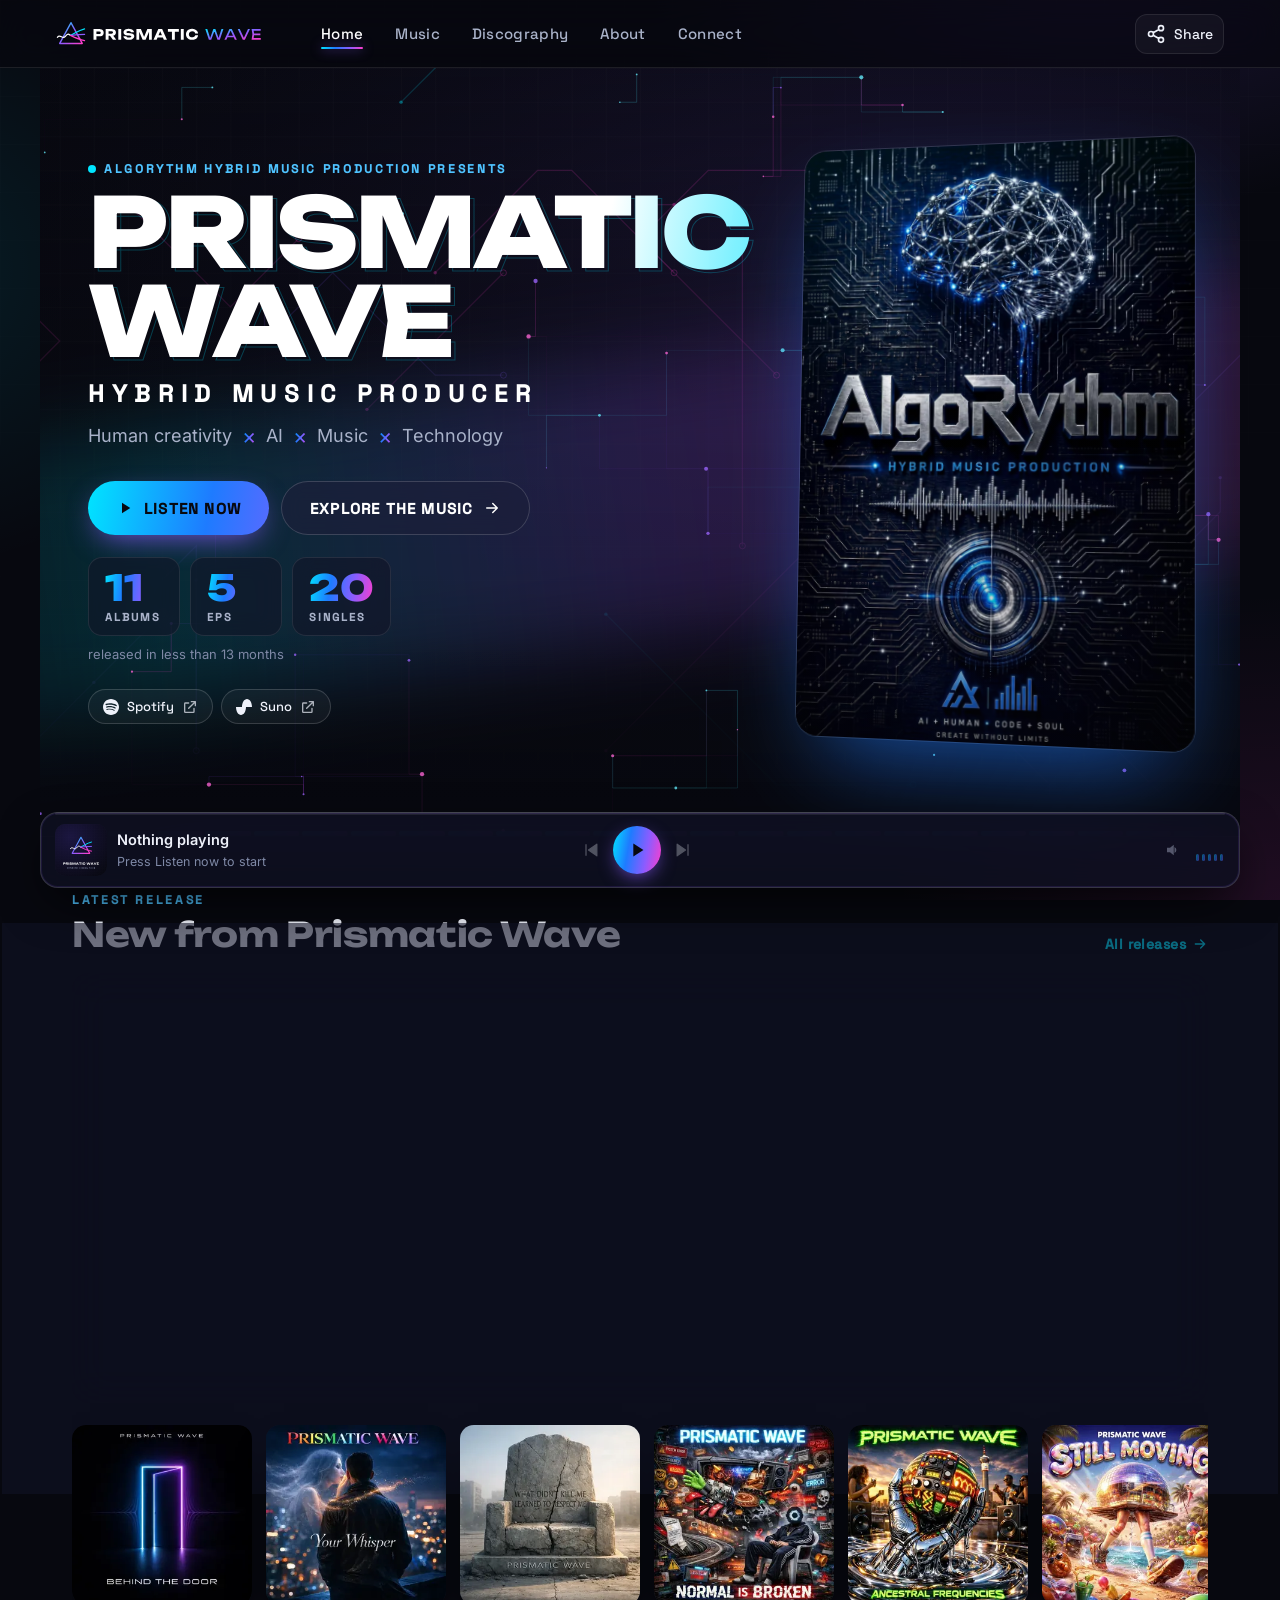
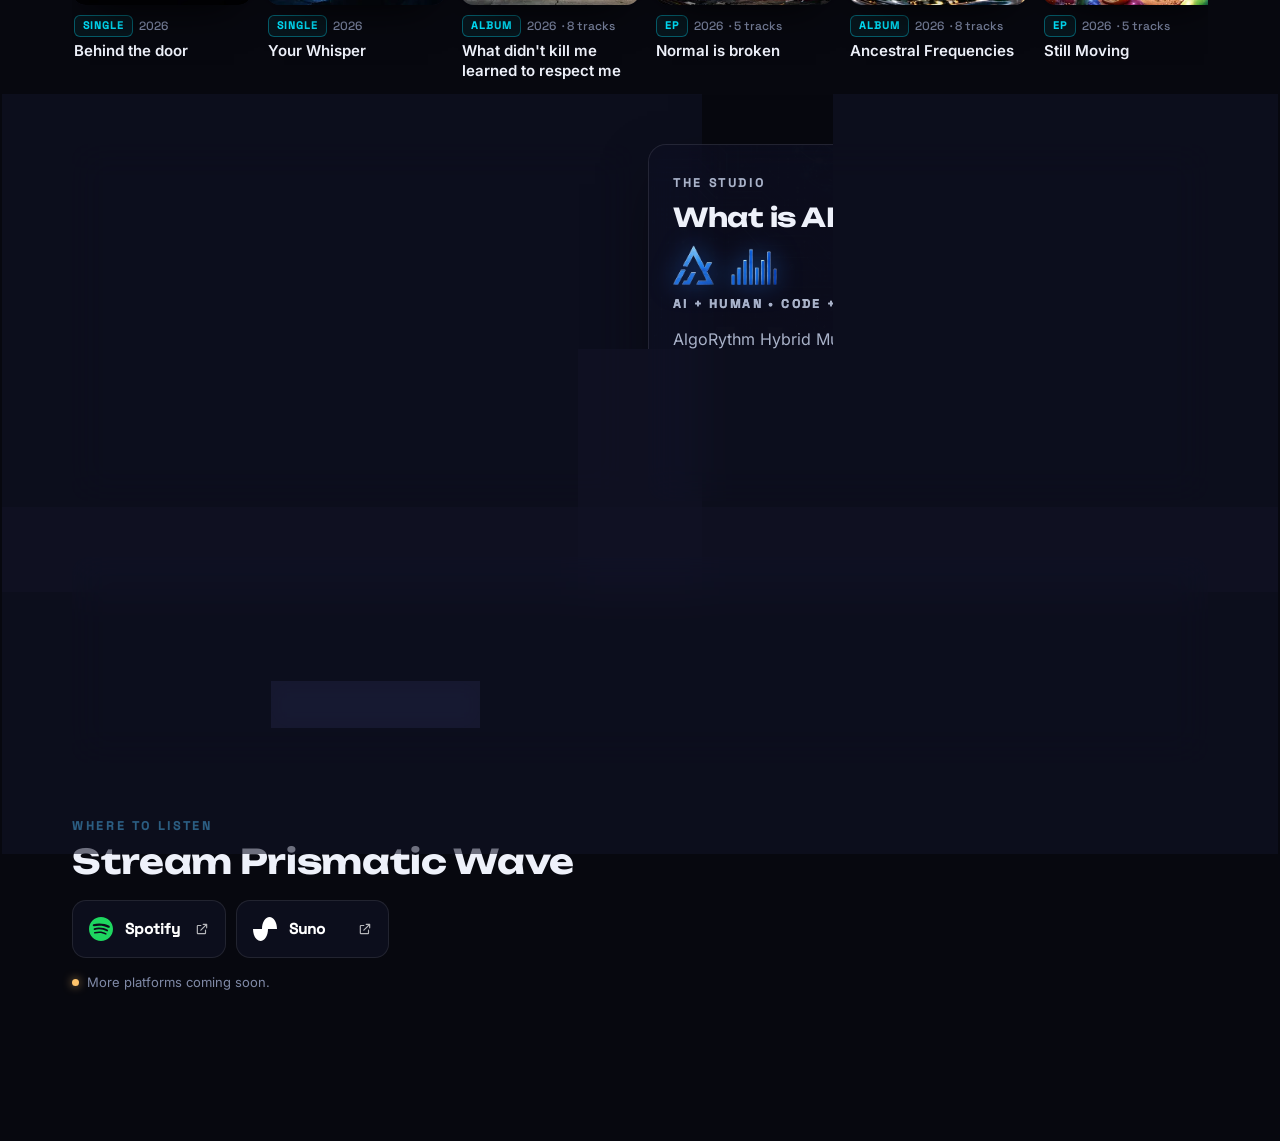
<file: index.html>
<!doctype html>
<html lang="en" dir="ltr">
<head>
  <meta charset="utf-8">
  <meta name="viewport" content="width=device-width, initial-scale=1, viewport-fit=cover">
  <!-- Keep this CSP in sync with _headers and netlify.toml. frame-src = platforms with embeds in js/platforms.js.
       'unsafe-eval' + embed-cdn.spotifycdn.com are required ONLY by Spotify's official iFrame API bundle (it is shipped as eval()'d
       webpack modules; verified 2026-10-01). Without them the player automatically falls back to a plain Spotify embed (no remote control).
       To harden further, set "spotifyIframeApi": false in data/site.json player settings and remove both from the CSP. -->
  <meta http-equiv="Content-Security-Policy" content="default-src 'self'; script-src 'self' 'sha256-wMN+mlF5/lbEMR70cf40Jgn4jopAI/p3LrhOu5tsqkY=' 'unsafe-eval' https://open.spotify.com https://embed-cdn.spotifycdn.com; style-src 'self' 'unsafe-inline'; img-src 'self' data: https://cdn2.suno.ai https://*.spotifycdn.com https://i.scdn.co; font-src 'self'; connect-src 'self'; media-src 'self' https:; frame-src https://open.spotify.com https://suno.com; worker-src 'self'; manifest-src 'self'; object-src 'none'; base-uri 'self'; form-action 'self'">
  <meta name="referrer" content="strict-origin-when-cross-origin">
  <title>Prismatic Wave — Hybrid Music Producer</title>
  <meta name="description" content="Prismatic Wave is the hybrid music project of South African producer Justin Erasmus, made through AlgoRythm Hybrid Music Production (AHMP). Human creativity × AI × Music × Technology. Listen on Spotify and Suno.">
  <meta name="theme-color" content="#07080f">
  <meta name="color-scheme" content="dark">
  <!-- TODO: replace https://xkwizitai33.github.io/prismatic-wave/ with the live domain (also in sitemap.xml, robots.txt and data/site.json siteUrl) -->
  <link rel="canonical" href="https://xkwizitai33.github.io/prismatic-wave/">
  <link rel="manifest" href="manifest.webmanifest">
  <link rel="icon" href="assets/icons/favicon.svg" type="image/svg+xml">
  <link rel="apple-touch-icon" href="assets/icons/apple-touch-icon.png">
  <link rel="preload" href="assets/fonts/unbounded-latin-wght-normal.woff2" as="font" type="font/woff2" crossorigin>
  <link rel="preload" href="assets/fonts/inter-latin-wght-normal.woff2" as="font" type="font/woff2" crossorigin>
  <link rel="preload" href="data/site.json" as="fetch" crossorigin>
  <link rel="preload" href="assets/brand/hero-bg.svg" as="image" fetchpriority="high">
  <link rel="stylesheet" href="css/main.css">
  <!-- Hides the pre-rendered home hero on deep links (#/music etc.). If you edit this line, update its sha256 in the CSP (index.html, _headers, netlify.toml). -->
  <script>if(/^#\/[a-z]/i.test(location.hash))document.documentElement.classList.add('deep-link')</script>
  <!-- Open Graph / Twitter (static so link previews work without JavaScript) -->
  <meta property="og:type" content="music.musician">
  <meta property="og:site_name" content="Prismatic Wave">
  <meta property="og:title" content="Prismatic Wave — Hybrid Music Producer">
  <meta property="og:description" content="Human creativity × AI × Music × Technology. The hybrid music project of Justin Erasmus, produced through AlgoRythm Hybrid Music Production (AHMP).">
  <meta property="og:url" content="https://xkwizitai33.github.io/prismatic-wave/">
  <meta property="og:image" content="https://xkwizitai33.github.io/prismatic-wave/assets/brand/og-image.jpg">
  <meta property="og:image:width" content="1200">
  <meta property="og:image:height" content="630">
  <meta property="og:image:alt" content="Prismatic Wave — Hybrid Music Producer">
  <meta name="twitter:card" content="summary_large_image">
  <meta name="twitter:title" content="Prismatic Wave — Hybrid Music Producer">
  <meta name="twitter:description" content="Human creativity × AI × Music × Technology. Listen on Spotify and Suno.">
  <meta name="twitter:image" content="https://xkwizitai33.github.io/prismatic-wave/assets/brand/og-image.jpg">
  <!-- JSONLD:START (regenerate with: python3 tools/build-seo.py) -->
  <script type="application/ld+json" id="ld-static">{"@context":"https://schema.org","@type":"MusicGroup","name":"Prismatic Wave","description":"Prismatic Wave is the hybrid music project of South African producer Justin Erasmus, made through AlgoRythm Hybrid Music Production (AHMP). Human creativity × AI × Music × Technology. Listen on Spotify and Suno.","url":"https://xkwizitai33.github.io/prismatic-wave/","image":"https://xkwizitai33.github.io/prismatic-wave/assets/brand/og-image.jpg","logo":"https://xkwizitai33.github.io/prismatic-wave/assets/brand/logo-prismatic-wave.svg","foundingLocation":{"@type":"Place","name":"South Africa"},"member":[{"@type":"Person","name":"Justin Erasmus","jobTitle":"Hybrid Music Producer","url":"https://xkwizitai33.github.io/justin-erasmus-site/","sameAs":["https://xkwizitai33.github.io/justin-erasmus-site/"]}],"sameAs":["https://open.spotify.com/artist/4q1wMDlETpNlIob1xnVQNA","https://suno.com/playlist/e0a90462-a62a-44a6-a8c6-4632712d6a08","https://suno.com/@algorythm_hybrid_music_production"],"album":[{"@type":"MusicAlbum","name":"Ghost Choir In My Skull","datePublished":"2026-03-14","albumReleaseType":"https://schema.org/SingleRelease","numTracks":1,"image":"https://xkwizitai33.github.io/prismatic-wave/assets/artwork/ghost-choir-in-my-skull.webp","url":"https://xkwizitai33.github.io/prismatic-wave/#/discography/ghost-choir-in-my-skull","genre":["Rock"],"sameAs":["https://open.spotify.com/album/7jawQpnR8JaZZgHyknf6sf","https://music.apple.com/us/album/ghost-choir-in-my-skull-single/1885234231"]},{"@type":"MusicAlbum","name":"Behind the door","datePublished":"2026-03-07","albumReleaseType":"https://schema.org/SingleRelease","numTracks":1,"image":"https://xkwizitai33.github.io/prismatic-wave/assets/artwork/behind-the-door.webp","url":"https://xkwizitai33.github.io/prismatic-wave/#/discography/behind-the-door","genre":["Afro-Beat"],"sameAs":["https://open.spotify.com/album/03EBBXJCaGSKMxChc9IJoA","https://music.apple.com/us/album/behind-the-door-single/1883341187"]},{"@type":"MusicAlbum","name":"Your Whisper","datePublished":"2026-02-12","albumReleaseType":"https://schema.org/SingleRelease","numTracks":1,"image":"https://xkwizitai33.github.io/prismatic-wave/assets/artwork/your-whisper.webp","url":"https://xkwizitai33.github.io/prismatic-wave/#/discography/your-whisper","genre":["R&B/Soul"],"sameAs":["https://open.spotify.com/album/3DLzGqqrOYAsvtZFumRKnr","https://music.apple.com/us/album/your-whisper-single/1877657001"]},{"@type":"MusicAlbum","name":"What didn't kill me learned to respect me","datePublished":"2026-02-05","albumReleaseType":"https://schema.org/AlbumRelease","numTracks":8,"image":"https://xkwizitai33.github.io/prismatic-wave/assets/artwork/what-didnt-kill-me-learned-to-respect-me.webp","url":"https://xkwizitai33.github.io/prismatic-wave/#/discography/what-didnt-kill-me-learned-to-respect-me","genre":["Hip-Hop/Rap"],"sameAs":["https://open.spotify.com/album/4b8f7ywuALEBDhWT6pP7zQ","https://music.apple.com/us/album/what-didnt-kill-me-learned-to-respect-me/1875342563"]},{"@type":"MusicAlbum","name":"Normal is broken","datePublished":"2026-01-24","albumReleaseType":"https://schema.org/EPRelease","numTracks":5,"image":"https://xkwizitai33.github.io/prismatic-wave/assets/artwork/normal-is-broken.webp","url":"https://xkwizitai33.github.io/prismatic-wave/#/discography/normal-is-broken","genre":["Dance"],"sameAs":["https://open.spotify.com/album/4F9Nept2WtUReMKLegIDaf","https://music.apple.com/us/album/normal-is-broken-ep/1871880237"]},{"@type":"MusicAlbum","name":"Ancestral Frequencies","datePublished":"2026-01-24","albumReleaseType":"https://schema.org/AlbumRelease","numTracks":8,"image":"https://xkwizitai33.github.io/prismatic-wave/assets/artwork/ancestral-frequencies.webp","url":"https://xkwizitai33.github.io/prismatic-wave/#/discography/ancestral-frequencies","genre":["Afro-Beat"],"sameAs":["https://open.spotify.com/album/1vFB9XyRlfZQPftBj2CxOK","https://music.apple.com/us/album/ancestral-frequencies/1872333339"]},{"@type":"MusicAlbum","name":"Still Moving","datePublished":"2026-01-17","albumReleaseType":"https://schema.org/EPRelease","numTracks":5,"image":"https://xkwizitai33.github.io/prismatic-wave/assets/artwork/still-moving.webp","url":"https://xkwizitai33.github.io/prismatic-wave/#/discography/still-moving","genre":["House"],"sameAs":["https://open.spotify.com/album/4hpipVLPBG7PBHeGtzGoFV","https://music.apple.com/us/album/still-moving-ep/1869881200"]},{"@type":"MusicAlbum","name":"Sunday Rain","datePublished":"2026-01-17","albumReleaseType":"https://schema.org/SingleRelease","numTracks":1,"image":"https://xkwizitai33.github.io/prismatic-wave/assets/artwork/sunday-rain.webp","url":"https://xkwizitai33.github.io/prismatic-wave/#/discography/sunday-rain","genre":["Rock"],"sameAs":["https://open.spotify.com/album/5YjNGnm4rGcfZW2K5SkLd6","https://music.apple.com/us/album/sunday-rain-single/1869884588"]},{"@type":"MusicAlbum","name":"Rush like a tornado","datePublished":"2026-01-15","albumReleaseType":"https://schema.org/SingleRelease","numTracks":1,"image":"https://xkwizitai33.github.io/prismatic-wave/assets/artwork/rush-like-a-tornado.webp","url":"https://xkwizitai33.github.io/prismatic-wave/#/discography/rush-like-a-tornado","genre":["House"],"sameAs":["https://open.spotify.com/album/4dKvzxOavMl3JMc7BM8VGl","https://music.apple.com/us/album/rush-like-a-tornado-single/1869514214"]},{"@type":"MusicAlbum","name":"This Track Blew Up","datePublished":"2025-12-19","albumReleaseType":"https://schema.org/SingleRelease","numTracks":1,"image":"https://xkwizitai33.github.io/prismatic-wave/assets/artwork/this-track-blew-up.webp","url":"https://xkwizitai33.github.io/prismatic-wave/#/discography/this-track-blew-up","genre":["Dance"],"sameAs":["https://open.spotify.com/album/3xwtoYJZ9NotlKM04MpK18","https://music.apple.com/us/album/this-track-blew-up-single/1862788500"]},{"@type":"MusicAlbum","name":"Summer 2025 Club Bangers Vol1","datePublished":"2025-12-17","albumReleaseType":"https://schema.org/AlbumRelease","numTracks":8,"image":"https://xkwizitai33.github.io/prismatic-wave/assets/artwork/summer-2025-club-bangers-vol1.webp","url":"https://xkwizitai33.github.io/prismatic-wave/#/discography/summer-2025-club-bangers-vol1","genre":["Electronica"],"sameAs":["https://open.spotify.com/album/0Vl0W15hVOp3q21UtxWroY","https://music.apple.com/us/album/summer-2025-club-bangers-vol1/1862041198"]},{"@type":"MusicAlbum","name":"Your Speakers Can't Handle This","datePublished":"2025-11-29","albumReleaseType":"https://schema.org/AlbumRelease","numTracks":10,"image":"https://xkwizitai33.github.io/prismatic-wave/assets/artwork/your-speakers-cant-handle-this.webp","url":"https://xkwizitai33.github.io/prismatic-wave/#/discography/your-speakers-cant-handle-this","genre":["Electronica"],"sameAs":["https://open.spotify.com/album/2qHW4rFnDZMdqVDV4KPf9J","https://music.apple.com/us/album/your-speakers-cant-handle-this/1857145493"]},{"@type":"MusicAlbum","name":"Legacy Unwritten","datePublished":"2025-10-27","albumReleaseType":"https://schema.org/EPRelease","numTracks":5,"image":"https://xkwizitai33.github.io/prismatic-wave/assets/artwork/legacy-unwritten.webp","url":"https://xkwizitai33.github.io/prismatic-wave/#/discography/legacy-unwritten","genre":["Hip-Hop/Rap"],"sameAs":["https://open.spotify.com/album/5IfiGr7dTrccSKYB9A0KYw","https://music.apple.com/us/album/legacy-unwritten-ep/1850181156"]},{"@type":"MusicAlbum","name":"Love In The Code","datePublished":"2025-02-16","albumReleaseType":"https://schema.org/SingleRelease","numTracks":1,"image":"https://xkwizitai33.github.io/prismatic-wave/assets/artwork/love-in-the-code.webp","url":"https://xkwizitai33.github.io/prismatic-wave/#/discography/love-in-the-code","genre":["Hip-Hop/Rap"],"sameAs":["https://open.spotify.com/album/0Vc58tzPeqhVc2Et9tfoFi","https://music.apple.com/us/album/love-in-the-code-single/1796707036"]},{"@type":"MusicAlbum","name":"Echo Of The Streets","datePublished":"2025-02-11","albumReleaseType":"https://schema.org/AlbumRelease","numTracks":12,"image":"https://xkwizitai33.github.io/prismatic-wave/assets/artwork/echo-of-the-streets.webp","url":"https://xkwizitai33.github.io/prismatic-wave/#/discography/echo-of-the-streets","genre":["Hip-Hop/Rap"],"sameAs":["https://open.spotify.com/album/4CESctFS8SFJuLn18XtEbo","https://music.apple.com/us/album/echo-of-the-streets/1795751433"]}]}</script>
  <!-- JSONLD:END -->
  <script type="module" src="js/app.js"></script>
</head>
<body>
  <a class="skip-link" href="#main">Skip to content</a>

  <div class="bg-layer" aria-hidden="true"></div>

  <header class="site-header" id="top">
    <div class="site-header__inner">
      <a class="brand" href="#/" aria-label="Prismatic Wave — home">
        <img class="brand__logo" src="assets/brand/logo-prismatic-wave.svg" alt="Prismatic Wave" width="260" height="36" data-brand="logo">
      </a>
      <nav class="top-nav" aria-label="Primary">
        <a href="#/" data-nav="home">Home</a>
        <a href="#/music" data-nav="music">Music</a>
        <a href="#/discography" data-nav="discography">Discography</a>
        <a href="#/about" data-nav="about">About</a>
        <a href="#/connect" data-nav="connect">Connect</a>
      </nav>
      <div class="header-actions">
        <button class="icon-btn" type="button" data-install hidden aria-label="Install the app">
          <svg viewBox="0 0 24 24" aria-hidden="true"><path d="M12 3v11m0 0 4-4m-4 4-4-4M5 17v2a2 2 0 0 0 2 2h10a2 2 0 0 0 2-2v-2" fill="none" stroke="currentColor" stroke-width="2" stroke-linecap="round" stroke-linejoin="round"/></svg>
          <span class="label">Install</span>
        </button>
        <button class="icon-btn" type="button" data-share="artist" aria-label="Share Prismatic Wave">
          <svg viewBox="0 0 24 24" aria-hidden="true"><path d="M8.6 13.5l6.8 4M15.4 6.5l-6.8 4M21 5a3 3 0 1 1-6 0 3 3 0 0 1 6 0ZM9 12a3 3 0 1 1-6 0 3 3 0 0 1 6 0Zm12 7a3 3 0 1 1-6 0 3 3 0 0 1 6 0Z" fill="none" stroke="currentColor" stroke-width="2" stroke-linecap="round"/></svg>
          <span class="label">Share</span>
        </button>
      </div>
    </div>
  </header>

  <main id="main" class="view" tabindex="-1" aria-live="polite">
    <!-- SHELL:START (pre-rendered home hero for fast first paint and no-JS crawlers; generated by tools/build-seo.py, replaced by the app) -->
    <section class="hero hero--shell" aria-labelledby="hero-title">
      <div class="hero__inner">
        <p class="kicker hero__kicker"><span class="pulse" aria-hidden="true"></span>AlgoRythm Hybrid Music Production presents</p>
        <h1 id="hero-title" class="hero__title" data-text="PRISMATIC WAVE">PRISMATIC WAVE</h1>
        <p class="hero__subtitle">Hybrid Music Producer</p>
        <p class="hero__line"><span>Human creativity</span><b aria-hidden="true">×</b><span class="sr-only">,</span><span>AI</span><b aria-hidden="true">×</b><span class="sr-only">,</span><span>Music</span><b aria-hidden="true">×</b><span class="sr-only">,</span><span>Technology</span></p>
        <div class="hero__ctas">
          <a class="btn btn--prism btn--lg" href="https://open.spotify.com/artist/4q1wMDlETpNlIob1xnVQNA" target="_blank" rel="noopener noreferrer">Listen now</a>
          <a class="btn btn--glass btn--lg" href="#/music">Explore the music</a>
        </div>
      </div>
    </section><!-- SHELL:END -->
    <noscript>
      <section class="section">
        <h2>Prismatic Wave — Hybrid Music Producer</h2>
        <p>This site needs JavaScript for the music player. You can still listen here:</p>
        <ul>
          <li><a href="https://open.spotify.com/artist/4q1wMDlETpNlIob1xnVQNA" rel="noopener noreferrer">Prismatic Wave on Spotify</a></li>
          <li><a href="https://suno.com/playlist/e0a90462-a62a-44a6-a8c6-4632712d6a08" rel="noopener noreferrer">The ultimate music box 2026 on Suno</a></li>
          <li>About the creator: <a href="https://xkwizitai33.github.io/justin-erasmus-site/">Justin Erasmus</a></li>
        </ul>
      </section>
    </noscript>
    <div class="boot" aria-hidden="true"><span class="eq"><i></i><i></i><i></i><i></i><i></i></span></div>
  </main>

  <!-- PERSISTENT PLAYER: lives outside <main>, so route changes never touch it or its iframe -->
  <section class="player" id="player" aria-label="Music player" data-state="idle" data-source="none">
    <div class="player__panel" id="player-panel" aria-label="Player details" inert>
      <div class="player__panel-inner">
        <div class="player__panel-head">
          <p class="player__note" id="player-note" aria-live="polite"></p>
          <button class="icon-btn icon-btn--sm" type="button" data-player="collapse" aria-label="Hide player details">
            <svg viewBox="0 0 24 24" aria-hidden="true"><path d="m6 9 6 6 6-6" fill="none" stroke="currentColor" stroke-width="2" stroke-linecap="round" stroke-linejoin="round"/></svg>
          </button>
        </div>
        <div class="player__embed" id="player-embed"></div>
        <h2 class="player__queue-title">Up next</h2>
        <ol class="player__queue" id="player-queue" aria-label="Queue"></ol>
      </div>
    </div>
    <div class="player__bar">
      <div class="player__progress" id="player-progress-wrap">
        <input class="player__seek" id="player-seek" type="range" min="0" max="1000" value="0" step="1" aria-label="Seek" aria-valuetext="0:00 of 0:00" disabled>
        <div class="player__progress-fill" id="player-progress-fill" aria-hidden="true"></div>
      </div>
      <button class="player__meta" type="button" data-player="expand" aria-expanded="false" aria-controls="player-panel">
        <img class="player__art" id="player-art" src="assets/brand/default-artwork.svg" alt="" width="48" height="48">
        <span class="player__text">
          <span class="player__title" id="player-title">Nothing playing</span>
          <span class="player__sub"><span class="badge badge--source" id="player-source" hidden></span><span id="player-artist">Press Listen now to start</span></span>
        </span>
      </button>
      <div class="player__controls" role="group" aria-label="Playback controls">
        <button class="ctrl" type="button" data-player="prev" aria-label="Previous track" disabled>
          <svg viewBox="0 0 24 24" aria-hidden="true"><path d="M6 5v14M19 5 9 12l10 7V5Z" fill="currentColor" stroke="currentColor" stroke-width="1.5" stroke-linejoin="round"/></svg>
        </button>
        <button class="ctrl ctrl--main" type="button" data-player="toggle" aria-label="Play">
          <svg class="i-play" viewBox="0 0 24 24" aria-hidden="true"><path d="M8 5v14l11-7L8 5Z" fill="currentColor"/></svg>
          <svg class="i-pause" viewBox="0 0 24 24" aria-hidden="true"><path d="M7 5h4v14H7zM13 5h4v14h-4z" fill="currentColor"/></svg>
          <svg class="i-open" viewBox="0 0 24 24" aria-hidden="true"><path d="M4 7h16M4 12h10M4 17h7M17 14v7l5-3.5-5-3.5Z" fill="none" stroke="currentColor" stroke-width="2" stroke-linecap="round" stroke-linejoin="round"/></svg>
        </button>
        <button class="ctrl" type="button" data-player="next" aria-label="Next track" disabled>
          <svg viewBox="0 0 24 24" aria-hidden="true"><path d="M18 5v14M5 5l10 7-10 7V5Z" fill="currentColor" stroke="currentColor" stroke-width="1.5" stroke-linejoin="round"/></svg>
        </button>
      </div>
      <div class="player__right">
        <span class="player__time" id="player-time" aria-hidden="true"></span>
        <div class="player__volume" id="player-volume-wrap" role="group" data-supported="false">
          <svg viewBox="0 0 24 24" aria-hidden="true"><path d="M4 9v6h4l5 4V5L8 9H4Zm12.5 3a4.5 4.5 0 0 0-2.5-4v8a4.5 4.5 0 0 0 2.5-4Z" fill="currentColor"/></svg>
          <input id="player-volume" type="range" min="0" max="100" value="80" aria-label="Volume" disabled>
          <span class="tooltip" id="player-volume-note" role="note"></span>
        </div>
        <span class="viz" aria-hidden="true"><i></i><i></i><i></i><i></i><i></i></span>
      </div>
    </div>
  </section>

  <nav class="bottom-nav" aria-label="Primary (mobile)">
    <a href="#/" data-nav="home"><svg viewBox="0 0 24 24" aria-hidden="true"><path d="M3 11.5 12 4l9 7.5V20a1 1 0 0 1-1 1h-5v-6H9v6H4a1 1 0 0 1-1-1v-8.5Z" fill="none" stroke="currentColor" stroke-width="1.8" stroke-linejoin="round"/></svg><span>Home</span></a>
    <a href="#/music" data-nav="music"><svg viewBox="0 0 24 24" aria-hidden="true"><path d="M9 18V6l11-2v12M9 18a3 3 0 1 1-6 0 3 3 0 0 1 6 0Zm11-2a3 3 0 1 1-6 0 3 3 0 0 1 6 0Z" fill="none" stroke="currentColor" stroke-width="1.8" stroke-linejoin="round"/></svg><span>Music</span></a>
    <a href="#/discography" data-nav="discography"><svg viewBox="0 0 24 24" aria-hidden="true"><circle cx="12" cy="12" r="9" fill="none" stroke="currentColor" stroke-width="1.8"/><circle cx="12" cy="12" r="2.5" fill="none" stroke="currentColor" stroke-width="1.8"/></svg><span>Releases</span></a>
    <a href="#/about" data-nav="about"><svg viewBox="0 0 24 24" aria-hidden="true"><circle cx="12" cy="8" r="4" fill="none" stroke="currentColor" stroke-width="1.8"/><path d="M4 21a8 8 0 0 1 16 0" fill="none" stroke="currentColor" stroke-width="1.8" stroke-linecap="round"/></svg><span>About</span></a>
    <a href="#/connect" data-nav="connect"><svg viewBox="0 0 24 24" aria-hidden="true"><path d="M10.6 13.4a4 4 0 0 0 5.7 0l3-3a4 4 0 0 0-5.7-5.7l-1 1M13.4 10.6a4 4 0 0 0-5.7 0l-3 3a4 4 0 0 0 5.7 5.7l1-1" fill="none" stroke="currentColor" stroke-width="1.8" stroke-linecap="round"/></svg><span>Connect</span></a>
  </nav>

  <dialog class="sheet" id="release-sheet" aria-labelledby="sheet-title">
    <div class="sheet__inner" id="sheet-content"></div>
  </dialog>

  <div class="toast" id="toast" role="status" aria-live="polite"></div>
</body>
</html>
</file>
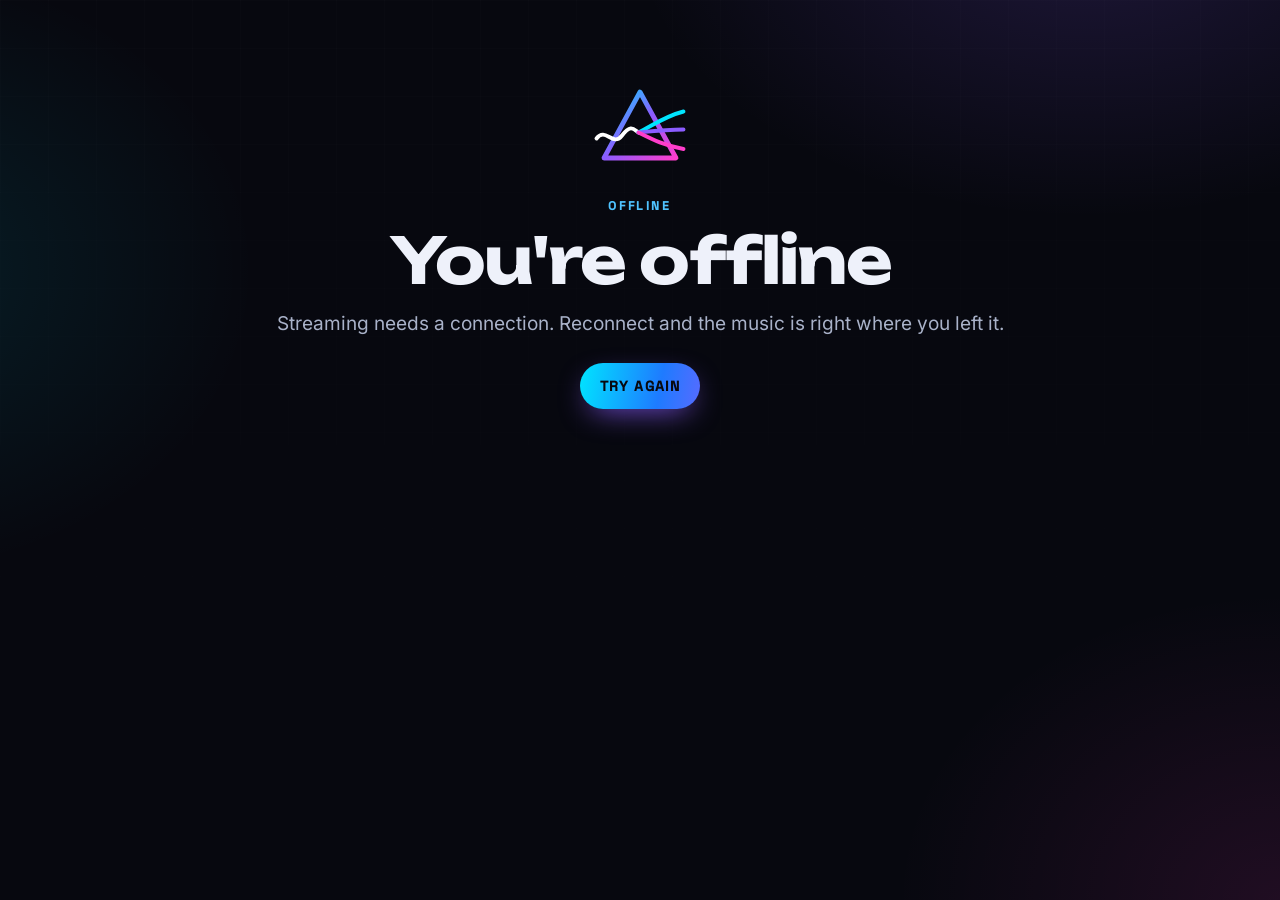
<file: offline.html>
<!doctype html>
<html lang="en">
<head>
  <meta charset="utf-8">
  <meta name="viewport" content="width=device-width, initial-scale=1">
  <title>Offline · Prismatic Wave</title>
  <meta name="theme-color" content="#07080f">
  <meta name="robots" content="noindex">
  <link rel="icon" href="assets/icons/favicon.svg" type="image/svg+xml">
  <link rel="stylesheet" href="css/main.css">
</head>
<body class="offline-page">
  <div class="bg-layer" aria-hidden="true"></div>
  <main class="view" id="main">
    <section class="page-hero center">
      <img src="assets/brand/logo-mark.svg" alt="" width="96" height="96" style="margin:40px auto 16px">
      <p class="kicker">Offline</p>
      <h1 class="page-title">You're offline</h1>
      <p class="lede" style="margin:0 auto 24px">Streaming needs a connection. Reconnect and the music is right where you left it.</p>
      <p><a class="btn btn--prism" href="./">Try again</a></p>
    </section>
  </main>
</body>
</html>
</file>
<file: css/main.css>
/* =========================================================================
   PRISMATIC WAVE — main stylesheet (mobile-first, no build step)
   Sections: 1 fonts · 2 tokens · 3 base · 4 layout/header/nav · 5 buttons/chips
             6 hero · 7 sections/cards · 8 tracklists · 9 discography/sheet
             10 about/timeline · 11 connect · 12 player · 13 utilities · 14 motion
   ========================================================================= */

/* 1. Fonts (self-hosted, OFL — see assets/fonts) */
@font-face { font-family: "Unbounded"; src: url("../assets/fonts/unbounded-latin-wght-normal.woff2") format("woff2"); font-weight: 200 900; font-display: swap; }
@font-face { font-family: "Inter"; src: url("../assets/fonts/inter-latin-wght-normal.woff2") format("woff2"); font-weight: 100 900; font-display: swap; }
@font-face { font-family: "Space Grotesk"; src: url("../assets/fonts/space-grotesk-latin-500-normal.woff2") format("woff2"); font-weight: 500; font-display: swap; }

/* 2. Design tokens */
:root {
  --ink: #07080f;
  --ink-2: #0c0e1a;
  --ink-3: #141729;
  --line: rgba(255, 255, 255, .09);
  --line-2: rgba(255, 255, 255, .16);
  --text: #eef1fa;
  --muted: #a9b2c9;
  --dim: #7f89a6;
  --cyan: #00e5ff;
  --blue: #1e7bff;      /* AHMP electric blue (from the AlgoRythm posters) */
  --chrome: #c9d3e6;    /* AHMP chrome/silver */
  --gold: #f2a33a;      /* AHMP secondary accent (gold/orange poster) */
  --violet: #8b5cff;
  --magenta: #ff3dcb;
  --prism: linear-gradient(100deg, var(--cyan) 0%, var(--blue) 34%, var(--violet) 68%, var(--magenta) 100%);
  --chrome-grad: linear-gradient(180deg, #ffffff 0%, #c9d3e6 45%, #7d8aa6 55%, #e6ecf7 100%);
  --prism-soft: linear-gradient(100deg, rgba(0, 229, 255, .16), rgba(139, 92, 255, .16), rgba(255, 61, 203, .16));
  --glass: rgba(18, 20, 38, .58);
  --glass-2: rgba(28, 31, 58, .66);
  --radius: 18px;
  --radius-sm: 12px;
  --shadow: 0 20px 60px -20px rgba(0, 0, 0, .7);
  --glow: 0 0 0 1px rgba(139, 92, 255, .35), 0 10px 40px -10px rgba(139, 92, 255, .55);
  --font-display: "Unbounded", "Arial Black", system-ui, sans-serif;
  --font-body: "Inter", system-ui, -apple-system, "Segoe UI", Roboto, sans-serif;
  --font-ui: "Space Grotesk", var(--font-body);
  --header-h: 60px;
  --nav-h: 64px;
  --player-h: 72px;
  --safe-b: env(safe-area-inset-bottom, 0px);
  --wrap: 1200px;
  --hero-bg: url("../assets/brand/hero-bg.svg");
  color-scheme: dark;
}

/* 3. Base */
*, *::before, *::after { box-sizing: border-box; }
html { -webkit-text-size-adjust: 100%; scroll-padding-top: calc(var(--header-h) + 12px); }
body {
  margin: 0; min-height: 100dvh; background: var(--ink); color: var(--text);
  font: 400 16px/1.6 var(--font-body); -webkit-font-smoothing: antialiased; text-rendering: optimizeLegibility;
  padding-bottom: calc(var(--nav-h) + var(--player-h) + var(--safe-b) + 16px);
  overflow-x: hidden;
}
img, svg, canvas, iframe { display: block; max-width: 100%; }
img { height: auto; }
a { color: inherit; text-decoration-color: rgba(139, 92, 255, .6); text-underline-offset: 3px; }
a:hover { color: #fff; }
h1, h2, h3 { font-family: var(--font-display); font-weight: 700; line-height: 1.12; margin: 0 0 .5em; letter-spacing: -.01em; }
p { margin: 0 0 1em; }
button, input, select { font: inherit; color: inherit; }
button { cursor: pointer; }
:focus-visible { outline: 2px solid var(--cyan); outline-offset: 3px; border-radius: 6px; }
::selection { background: rgba(139, 92, 255, .45); }
[hidden] { display: none !important; }
h1[tabindex="-1"]:focus, h2[tabindex="-1"]:focus { outline: none; }
.sr-only { position: absolute !important; width: 1px; height: 1px; padding: 0; margin: -1px; overflow: hidden; clip: rect(0 0 0 0); white-space: nowrap; border: 0; }
.skip-link { position: fixed; left: 12px; top: -60px; z-index: 100; background: #fff; color: #000; padding: 10px 16px; border-radius: 10px; font-weight: 600; transition: top .2s; }
.skip-link:focus { top: 12px; }

.bg-layer {
  position: fixed; inset: 0; z-index: -1; pointer-events: none;
  background:
    radial-gradient(60vmax 40vmax at 85% -10%, rgba(139, 92, 255, .18), transparent 60%),
    radial-gradient(50vmax 40vmax at -10% 30%, rgba(0, 229, 255, .10), transparent 60%),
    radial-gradient(50vmax 40vmax at 100% 100%, rgba(255, 61, 203, .10), transparent 60%),
    var(--ink);
}
.bg-layer::after { /* faint grid */
  content: ""; position: absolute; inset: 0; opacity: .5;
  background-image: linear-gradient(rgba(255,255,255,.025) 1px, transparent 1px), linear-gradient(90deg, rgba(255,255,255,.025) 1px, transparent 1px);
  background-size: 48px 48px;
  mask-image: linear-gradient(to bottom, #000, transparent 85%);
}

/* 4. Layout / header / nav */
.view { display: block; max-width: var(--wrap); margin: 0 auto; padding: 0 16px; outline: none; min-height: 60vh; }
.site-header {
  position: sticky; top: 0; z-index: 40; height: var(--header-h);
  background: rgba(7, 8, 15, .72); backdrop-filter: blur(16px) saturate(140%); -webkit-backdrop-filter: blur(16px) saturate(140%);
  border-bottom: 1px solid var(--line);
}
.site-header__inner { max-width: var(--wrap); height: 100%; margin: 0 auto; padding: 0 16px; display: flex; align-items: center; gap: 16px; }
.brand { display: flex; align-items: center; flex-shrink: 1; min-width: 0; }
.brand__logo { height: 26px; width: auto; }
.top-nav { display: none; }
.header-actions { margin-left: auto; display: flex; gap: 6px; }
.icon-btn {
  display: inline-flex; align-items: center; justify-content: center; gap: 8px; height: 40px; min-width: 40px; padding: 0 10px;
  border-radius: 12px; border: 1px solid var(--line); background: rgba(255, 255, 255, .04); color: var(--text);
  transition: background .2s, border-color .2s, transform .15s;
}
.icon-btn:hover { background: rgba(255, 255, 255, .09); border-color: var(--line-2); }
.icon-btn:active { transform: scale(.94); }
.icon-btn svg { width: 20px; height: 20px; }
.icon-btn .label { display: none; font: 500 14px var(--font-ui); }
.icon-btn--sm { height: 34px; min-width: 34px; padding: 0 6px; border-radius: 10px; }
.icon-btn--sm svg, .icon-btn--sm .icon { width: 17px; height: 17px; }

.bottom-nav {
  position: fixed; left: 0; right: 0; bottom: 0; z-index: 45; height: calc(var(--nav-h) + var(--safe-b)); padding-bottom: var(--safe-b);
  display: grid; grid-template-columns: repeat(5, 1fr);
  background: rgba(9, 10, 20, .9); backdrop-filter: blur(18px); -webkit-backdrop-filter: blur(18px); border-top: 1px solid var(--line);
}
.bottom-nav a {
  display: flex; flex-direction: column; align-items: center; justify-content: center; gap: 3px; text-decoration: none;
  color: var(--muted); font: 500 11px/1 var(--font-ui); letter-spacing: .02em; position: relative; min-height: 48px;
}
.bottom-nav svg { width: 23px; height: 23px; transition: transform .2s; }
.bottom-nav a[aria-current="page"] { color: #fff; }
.bottom-nav a[aria-current="page"] svg { color: var(--cyan); transform: translateY(-1px); filter: drop-shadow(0 0 8px rgba(0, 229, 255, .6)); }
.bottom-nav a[aria-current="page"]::before { content: ""; position: absolute; top: 0; left: 30%; right: 30%; height: 2px; border-radius: 2px; background: var(--prism); }

@media (min-width: 900px) {
  :root { --nav-h: 0px; --player-h: 76px; --header-h: 68px; }
  .bottom-nav { display: none; }
  .brand__logo { height: 30px; }
  .top-nav { display: flex; gap: 4px; margin-left: 28px; }
  .top-nav a {
    position: relative; padding: 8px 14px; border-radius: 10px; text-decoration: none; color: var(--muted);
    font: 500 15px var(--font-ui); letter-spacing: .02em; transition: color .2s, background .2s;
  }
  .top-nav a:hover { color: #fff; background: rgba(255, 255, 255, .05); }
  .top-nav a[aria-current="page"] { color: #fff; }
  .top-nav a[aria-current="page"]::after { content: ""; position: absolute; left: 14px; right: 14px; bottom: 2px; height: 2px; border-radius: 2px; background: var(--prism); box-shadow: 0 0 12px rgba(139, 92, 255, .8); }
  .icon-btn .label { display: inline; }
  .view { padding: 0 32px; }
}

/* 5. Buttons, chips, badges */
.btn {
  --b: var(--line-2);
  display: inline-flex; align-items: center; justify-content: center; gap: 10px; min-height: 46px; padding: 0 20px;
  border-radius: 999px; border: 1px solid var(--b); background: rgba(255, 255, 255, .04); color: #fff; text-decoration: none;
  font: 600 14px/1 var(--font-ui); letter-spacing: .08em; text-transform: uppercase; white-space: nowrap;
  transition: transform .15s, box-shadow .25s, background .25s, border-color .25s;
}
.btn .icon { width: 18px; height: 18px; }
.btn:hover { transform: translateY(-1px); border-color: rgba(255, 255, 255, .35); }
.btn:active { transform: translateY(0) scale(.97); }
.btn--lg { min-height: 54px; padding: 0 28px; font-size: 15px; }
.btn--prism { border: 0; color: #08090f; background: var(--prism); background-size: 200% 100%; box-shadow: 0 10px 30px -10px rgba(139, 92, 255, .9); animation: sheen 6s linear infinite; }
.btn--prism:hover { color: #08090f; box-shadow: 0 14px 40px -8px rgba(255, 61, 203, .7), 0 0 0 1px rgba(255, 255, 255, .3) inset; }
.btn--glass { background: var(--glass-2); backdrop-filter: blur(10px); -webkit-backdrop-filter: blur(10px); }
.btn--ghost { background: transparent; }
.btn-row { display: flex; flex-wrap: wrap; gap: 10px; margin-top: 16px; }
.link-more { display: inline-flex; align-items: center; gap: 6px; color: var(--cyan); font: 600 14px var(--font-ui); text-decoration: none; letter-spacing: .03em; }
.link-more .icon { width: 16px; height: 16px; transition: transform .2s; }
.link-more:hover { color: #fff; }
.link-more:hover .icon { transform: translateX(3px); }
.icon { width: 20px; height: 20px; fill: currentColor; flex-shrink: 0; }
.icon--xs { width: 14px; height: 14px; opacity: .7; }

.chips { display: flex; gap: 8px; overflow-x: auto; padding: 2px 2px 6px; scrollbar-width: thin; scroll-snap-type: x proximity; }
.chip {
  display: inline-flex; align-items: center; gap: 6px; flex-shrink: 0; min-height: 36px; padding: 0 14px; border-radius: 999px; scroll-snap-align: start;
  border: 1px solid var(--line-2); background: rgba(255, 255, 255, .03); color: var(--muted); font: 500 13px var(--font-ui); text-decoration: none;
  transition: all .2s;
}
.chip:hover { color: #fff; border-color: rgba(255, 255, 255, .3); }
.chip[aria-pressed="true"] { color: #08090f; background: var(--prism); border-color: transparent; }
.chip__n { font-size: 11px; opacity: .7; }
.chip--sm { min-height: 28px; padding: 0 10px; font-size: 12px; }
.chip-link { display: inline-flex; align-items: center; gap: 8px; padding: 8px 14px; border-radius: 999px; border: 1px solid var(--line-2); background: rgba(255, 255, 255, .04); text-decoration: none; font: 500 13px var(--font-ui); color: var(--text); transition: all .2s; }
.chip-link:hover { border-color: rgba(255, 255, 255, .35); background: rgba(255, 255, 255, .08); }
.chip-link .icon { width: 16px; height: 16px; }
.seg { display: inline-flex; flex-wrap: wrap; gap: 4px; padding: 4px; border-radius: 14px; background: rgba(0, 0, 0, .3); border: 1px solid var(--line); }
.seg__btn { min-height: 36px; padding: 0 12px; border: 0; border-radius: 10px; background: transparent; color: var(--muted); font: 500 13px var(--font-ui); transition: all .2s; }
.seg__btn:hover { color: #fff; }
.seg__btn[aria-pressed="true"] { background: var(--glass-2); color: #fff; box-shadow: var(--glow); }
.badge { display: inline-flex; align-items: center; height: 22px; padding: 0 8px; border-radius: 6px; font: 600 10.5px/1 var(--font-ui); letter-spacing: .1em; text-transform: uppercase; border: 1px solid var(--line-2); color: var(--muted); white-space: nowrap; }
.badge--type { color: var(--cyan); border-color: rgba(0, 229, 255, .35); background: rgba(0, 229, 255, .06); }
.badge--placeholder { color: #ffc46b; border: 1px dashed rgba(255, 196, 107, .6); background: rgba(255, 196, 107, .07); }
.badge--src { height: 20px; font-size: 10px; }
.badge--spotify { color: #1ed760; border-color: rgba(30, 215, 96, .35); }
.badge--suno { color: #f0e9ff; border-color: rgba(240, 233, 255, .3); }
.badge--audio { color: var(--magenta); border-color: rgba(255, 61, 203, .4); }
.badge--e { height: 16px; padding: 0 4px; font-size: 9px; text-decoration: none; vertical-align: 2px; }
.badge--source { height: 18px; font-size: 9.5px; margin-right: 6px; }

/* 6. Hero */
.hero {
  position: relative; margin: 0 -16px; min-height: min(86svh, 760px); display: grid; align-items: center; overflow: hidden; isolation: isolate;
  padding: 48px 20px 72px; border-bottom: 1px solid var(--line);
  background: linear-gradient(to bottom, rgba(7, 8, 15, .2), var(--ink) 96%), var(--hero-bg) center / cover no-repeat;
}
.hero__fx { position: absolute; inset: 0; width: 100%; height: 100%; z-index: -1; opacity: .9; }
.hero::before { /* prismatic beam */
  content: ""; position: absolute; z-index: -1; width: 160%; height: 280px; left: -30%; top: 38%;
  background: linear-gradient(90deg, transparent, rgba(0, 229, 255, .16), rgba(139, 92, 255, .2), rgba(255, 61, 203, .16), transparent);
  filter: blur(40px); transform: rotate(-8deg); animation: beam 14s ease-in-out infinite alternate;
}
.hero__inner { position: relative; max-width: 960px; container-type: inline-size; }
.kicker { display: inline-flex; align-items: center; gap: 8px; margin: 0 0 12px; color: #4fc3ff; font: 600 12px/1.2 var(--font-ui); letter-spacing: .22em; text-transform: uppercase; }
.pulse { width: 8px; height: 8px; border-radius: 50%; background: var(--cyan); box-shadow: 0 0 0 0 rgba(0, 229, 255, .7); animation: pulse 2.4s infinite; }
.hero__title {
  position: relative; margin: 0 0 14px; font-size: clamp(38px, 13vw, 128px); font-size: clamp(34px, 14cqi, 128px); font-weight: 800; line-height: .92; letter-spacing: -.035em;
  background: linear-gradient(100deg, #fff 0%, #fff 30%, var(--cyan) 45%, var(--violet) 60%, var(--magenta) 75%, #fff 90%); background-size: 250% 100%;
  -webkit-background-clip: text; background-clip: text; color: transparent; animation: titleSweep 9s ease-in-out infinite;
  text-wrap: balance;
}
.hero__title::after { /* chromatic ghost */
  content: attr(data-text); position: absolute; inset: 0; z-index: -1; color: transparent; -webkit-text-stroke: 1px rgba(0, 229, 255, .25);
  transform: translate(4px, 3px); pointer-events: none;
}
.hero__subtitle { margin: 0 0 10px; font: 600 clamp(16px, 3.6vw, 24px)/1.2 var(--font-ui); letter-spacing: .32em; text-transform: uppercase; color: #fff; }
.hero__line { display: flex; flex-wrap: wrap; align-items: center; gap: 4px 10px; margin: 0 0 28px; color: var(--muted); font-size: clamp(14px, 3.4vw, 18px); }
.hero__line b { font-weight: 400; background: var(--prism); -webkit-background-clip: text; background-clip: text; color: transparent; font-size: 1.2em; }
.hero__ctas { display: flex; flex-wrap: wrap; gap: 12px; }
.hero__ctas .btn { flex: 1 1 200px; }
.hero__platforms { display: flex; flex-wrap: wrap; gap: 8px; margin-top: 18px; }
.hero__eq { position: absolute; left: 0; right: 0; bottom: 0; height: 56px; display: flex; align-items: flex-end; gap: 3px; padding: 0 20px; opacity: .55; mask-image: linear-gradient(90deg, transparent, #000 15%, #000 85%, transparent); }
.hero__eq i { flex: 1; background: var(--prism); background-size: 2400% 100%; border-radius: 2px 2px 0 0; height: 20%; }
.hero__eq i:nth-child(odd) { background-position: 30% 0; }
.hero__eq i:nth-child(3n) { background-position: 90% 0; }
@media (min-width: 900px) {
  .hero { margin: 0 -32px; padding: 72px 48px 96px; }
  .hero__ctas .btn { flex: 0 0 auto; }
}

/* stats */
.stats { margin: 0 0 24px; }
.stats__list { display: flex; flex-wrap: wrap; gap: 10px; margin: 0; }
.stat { display: flex; flex-direction: column-reverse; min-width: 92px; padding: 12px 16px; border-radius: 14px; background: var(--glass); border: 1px solid var(--line); backdrop-filter: blur(10px); -webkit-backdrop-filter: blur(10px); }
.stat__value { margin: 0; font: 800 clamp(26px, 6vw, 36px)/1 var(--font-display); background: var(--prism); -webkit-background-clip: text; background-clip: text; color: transparent; }
.stat__label { margin-top: 6px; font: 600 11px/1 var(--font-ui); letter-spacing: .18em; text-transform: uppercase; color: var(--muted); }
.stats__caption { margin: 8px 0 0; color: var(--dim); font-size: 13px; }

/* 7. Sections & cards */
.section { margin: 56px 0; }
.section-head { display: flex; flex-wrap: wrap; align-items: flex-end; gap: 4px 16px; margin-bottom: 20px; }
.section-head .kicker { width: 100%; margin-bottom: 4px; }
.section-title { font-size: clamp(22px, 5vw, 34px); margin: 0; }
.section-head .link-more { margin-left: auto; }
.page-hero { padding: 40px 0 8px; }
.page-title { font-size: clamp(32px, 8vw, 64px); letter-spacing: -.03em; margin-bottom: 12px; outline: none; }
.lede { max-width: 62ch; color: var(--muted); font-size: clamp(16px, 2.6vw, 19px); }
.muted { color: var(--muted); }
.small { font-size: 13px; }
.center { text-align: center; }
.glass {
  position: relative; background: var(--glass); border: 1px solid var(--line); border-radius: var(--radius);
  backdrop-filter: blur(18px) saturate(130%); -webkit-backdrop-filter: blur(18px) saturate(130%); box-shadow: var(--shadow);
}
.glass::before { /* prismatic hairline on top edge */
  content: ""; position: absolute; left: 18px; right: 18px; top: -1px; height: 1px; background: var(--prism); opacity: .55; border-radius: 1px; pointer-events: none;
}
.empty { padding: 32px; text-align: center; }

.feature { display: grid; gap: 20px; padding: 16px; overflow: hidden; }
.feature__art { display: block; border-radius: 14px; overflow: hidden; box-shadow: 0 30px 60px -20px rgba(139, 92, 255, .5); }
.feature__img { width: 100%; aspect-ratio: 1; object-fit: cover; transition: transform .6s cubic-bezier(.2, .7, .2, 1); }
.feature__art:hover .feature__img { transform: scale(1.04); }
.feature__title { font-size: clamp(26px, 6vw, 44px); margin: 8px 0 8px; }
.feature__desc { color: var(--muted); }
@media (min-width: 720px) { .feature { grid-template-columns: minmax(240px, 380px) 1fr; align-items: center; padding: 24px; gap: 32px; } }

.rail { display: grid; grid-auto-flow: column; grid-auto-columns: minmax(160px, 44%); gap: 14px; overflow-x: auto; padding: 22px 2px 8px; scroll-snap-type: x mandatory; scrollbar-width: thin; }
.rail > * { scroll-snap-align: start; }
@media (min-width: 720px) { .rail { grid-auto-columns: minmax(180px, 23%); } }

.rcard { position: relative; }
.rcard__link { display: block; border-radius: 14px; }
.rcard__art { position: relative; aspect-ratio: 1; border-radius: 14px; overflow: hidden; background: var(--ink-3); box-shadow: 0 18px 40px -18px rgba(0, 0, 0, .9); transition: transform .35s cubic-bezier(.2, .7, .2, 1), box-shadow .35s; }
.rcard__img { width: 100%; height: 100%; object-fit: cover; }
.rcard__shine { position: absolute; inset: 0; background: linear-gradient(115deg, transparent 35%, rgba(255, 255, 255, .22) 50%, transparent 65%); transform: translateX(-120%); transition: transform .8s; mix-blend-mode: overlay; }
.rcard:hover .rcard__art, .rcard:focus-within .rcard__art { transform: translateY(-4px); box-shadow: 0 0 0 1px rgba(139, 92, 255, .5), 0 26px 50px -16px rgba(139, 92, 255, .6); }
.rcard:hover .rcard__shine { transform: translateX(120%); }
.rcard__body { padding: 10px 2px 0; }
.rcard__meta { display: flex; flex-wrap: wrap; align-items: center; gap: 6px; margin: 0 0 4px; color: var(--dim); font: 500 12px var(--font-ui); }
.rcard__title { font: 600 15px/1.3 var(--font-body); letter-spacing: 0; margin: 0; }
.rcard__title a { text-decoration: none; }
.fab {
  position: absolute; right: 10px; top: 10px; width: 46px; height: 46px; border-radius: 50%; border: 0; display: grid; place-items: center;
  background: var(--prism); color: #08090f; box-shadow: 0 10px 24px -6px rgba(0, 0, 0, .8); transition: transform .25s, opacity .25s;
}
.rcard .fab { top: 10px; right: 10px; bottom: auto; width: 42px; height: 42px; opacity: .92; }
.fab .icon { width: 20px; height: 20px; }
.fab:hover { transform: scale(1.08); }
@media (hover: hover) { .rcard .fab { opacity: 0; transform: translateY(6px); } .rcard:hover .fab, .rcard:focus-within .fab { opacity: 1; transform: none; } }

.teasers { display: grid; gap: 16px; }
.teaser { padding: 24px; }
.teaser__title { font-size: clamp(20px, 4.4vw, 26px); }
.teaser p { color: var(--muted); }
.teaser__logo { height: 44px; width: auto; margin: 4px 0 14px; }
.formula { list-style: none; display: flex; flex-wrap: wrap; align-items: center; gap: 6px; padding: 0; margin: 0 0 18px; }
.formula li { display: inline-flex; align-items: center; gap: 6px; font: 600 12px var(--font-ui); letter-spacing: .06em; text-transform: uppercase; }
.formula li span { padding: 6px 10px; border-radius: 8px; background: var(--prism-soft); border: 1px solid var(--line-2); }
.formula li:not(:last-child)::after { content: "×"; color: var(--magenta); font-size: 15px; }
@media (min-width: 820px) { .teasers { grid-template-columns: 1fr 1fr; } }

.lab { display: grid; grid-template-columns: 96px minmax(0, 1fr); gap: 16px; align-items: center; padding: 16px; }
.lab__art { width: 96px; height: 96px; border-radius: 12px; object-fit: cover; }
.lab__title { font-size: clamp(18px, 4vw, 26px); margin-bottom: 4px; }
.lab p { color: var(--muted); margin: 0; }
.lab .btn-row { grid-column: 1 / -1; margin-top: 4px; }
.lab .btn { max-width: 100%; white-space: normal; text-align: center; line-height: 1.2; padding-block: 8px; }
@media (max-width: 380px) { .lab { grid-template-columns: 64px minmax(0, 1fr); gap: 12px; } .lab__art { width: 64px; height: 64px; } }
@media (min-width: 720px) { .lab { grid-template-columns: 160px minmax(0, 1fr); padding: 22px; } .lab__art { width: 160px; height: 160px; } .lab .btn-row { grid-column: 2; } }

.where__grid { display: grid; grid-template-columns: repeat(auto-fill, minmax(150px, 1fr)); gap: 10px; }
.ptile, .pbtn {
  display: flex; align-items: center; gap: 12px; min-height: 58px; padding: 0 16px; border-radius: 14px; text-decoration: none;
  background: var(--glass); border: 1px solid var(--line); font: 600 15px var(--font-ui); color: #fff; transition: all .25s;
}
.ptile .icon, .pbtn .icon { width: 24px; height: 24px; }
.ptile .icon--xs, .pbtn .icon--xs { width: 14px; height: 14px; margin-left: auto; }
.ptile:hover, .pbtn:hover { transform: translateY(-2px); border-color: var(--line-2); box-shadow: var(--glow); }
.ptile--spotify .icon:first-child, .pbtn--spotify .icon:first-child { color: #1ed760; }
.ptile--appleMusic .icon:first-child, .pbtn--appleMusic .icon:first-child { color: #fa243c; }
.pending-note { display: flex; align-items: center; gap: 8px; margin: 14px 0 0; color: var(--dim); font-size: 13px; }
.dot { width: 7px; height: 7px; border-radius: 50%; background: #ffc46b; box-shadow: 0 0 10px rgba(255, 196, 107, .7); flex-shrink: 0; }

/* facades / embeds */
.listen-hub { display: grid; gap: 16px; }
@media (min-width: 980px) { .listen-hub { grid-template-columns: 1fr 1fr; align-items: start; } }
.hub { padding: 18px; }
.hub__title { font-size: clamp(18px, 4vw, 24px); }
.hub__playlist { display: grid; grid-template-columns: 88px 1fr; gap: 14px; align-items: center; margin-bottom: 14px; }
.hub__art { width: 88px; height: 88px; border-radius: 12px; object-fit: cover; }
.hub__playlist p { margin: 0 0 4px; }
.facade { display: grid; grid-template-columns: auto 1fr; gap: 16px; align-items: center; padding: 16px; border-radius: 14px; border: 1px solid var(--line-2); background: linear-gradient(135deg, rgba(0, 229, 255, .06), rgba(139, 92, 255, .08) 50%, rgba(255, 61, 203, .06)); }
.facade__art { width: 84px; height: 84px; border-radius: 10px; object-fit: cover; }
.facade__body { min-width: 0; }
.facade__kicker { display: flex; align-items: center; gap: 8px; margin: 0 0 6px; color: var(--muted); font: 600 11px var(--font-ui); letter-spacing: .14em; text-transform: uppercase; }
.facade__kicker .icon { width: 18px; height: 18px; }
.facade[data-platform="spotify"] .facade__kicker .icon { color: #1ed760; }
.facade__title { margin: 0 0 12px; font-weight: 600; }
.facade__note { margin: 10px 0 0; font-size: 12.5px; color: var(--dim); }
.facade--pending { border-style: dashed; grid-template-columns: 1fr; }
.facade:not(:has(.facade__art)) { grid-template-columns: 1fr; }
.embed-wrap { border-radius: 14px; overflow: hidden; background: #000; }
.embed-frame { width: 100%; border: 0; border-radius: 14px; }

/* 8. Filters + tracklists */
.filters { display: grid; gap: 12px; padding: 14px; margin-bottom: 12px; }
.search { position: relative; display: block; }
.search .icon { position: absolute; left: 14px; top: 50%; transform: translateY(-50%); color: var(--dim); width: 18px; height: 18px; fill: none; }
.search input { width: 100%; min-height: 48px; padding: 0 16px 0 44px; border-radius: 12px; border: 1px solid var(--line-2); background: rgba(0, 0, 0, .35); outline: none; transition: border-color .2s, box-shadow .2s; }
.search input:focus { border-color: var(--violet); box-shadow: 0 0 0 3px rgba(139, 92, 255, .25); }
.search input::placeholder { color: var(--dim); }
.tracklist { list-style: none; margin: 0; padding: 0; display: grid; gap: 4px; }
.trow {
  display: grid; grid-template-columns: 52px 1fr auto 34px; align-items: center; gap: 12px; padding: 8px; border-radius: 12px;
  border: 1px solid transparent; transition: background .2s, border-color .2s;
}
.trow:hover { background: rgba(255, 255, 255, .04); border-color: var(--line); }
.trow.is-current { background: var(--prism-soft); border-color: rgba(139, 92, 255, .35); }
.trow.is-highlight { animation: highlight 2.4s ease-out 2; }
.trow__play { position: relative; width: 52px; height: 52px; padding: 0; border: 0; border-radius: 10px; overflow: hidden; background: var(--ink-3); display: grid; place-items: center; }
.trow__art { width: 100%; height: 100%; object-fit: cover; }
.trow__num { font: 600 14px var(--font-ui); color: var(--dim); }
.trow__icon, .trow__eq { position: absolute; inset: 0; display: grid; place-items: center; background: rgba(7, 8, 15, .55); opacity: 0; transition: opacity .2s; }
.trow__icon .icon { width: 22px; height: 22px; }
.trow__play:hover .trow__icon, .trow__play:focus-visible .trow__icon { opacity: 1; }
.trow.is-playing .trow__eq { opacity: 1; display: flex; align-items: flex-end; justify-content: center; gap: 3px; padding-bottom: 14px; }
.trow.is-playing .trow__icon { opacity: 0 !important; }
.trow__text { min-width: 0; }
.trow__title { margin: 0; font-weight: 600; font-size: 15px; white-space: nowrap; overflow: hidden; text-overflow: ellipsis; }
.trow__sub { margin: 0; color: var(--dim); font-size: 13px; white-space: nowrap; overflow: hidden; text-overflow: ellipsis; }
.trow__sub a { text-decoration: none; }
.trow__sub a:hover { text-decoration: underline; }
.trow .badge--src, .trow__dur { display: none; }
.trow__dur { color: var(--dim); font: 500 13px var(--font-ui); font-variant-numeric: tabular-nums; }
@media (min-width: 640px) {
  .trow { grid-template-columns: 52px 1fr auto auto 34px; }
  .trow .badge--src, .trow__dur { display: inline-flex; }
  .trow .badge--src { display: none; }
}
@media (min-width: 900px) { .trow { grid-template-columns: 52px 1fr auto 52px 34px; } .trow .badge--src { display: inline-flex; } }
.tracklist--compact .trow { grid-template-columns: 40px 1fr auto 34px; padding: 4px 6px; }
.tracklist--compact .trow__play { width: 40px; height: 40px; background: transparent; }
.tracklist--compact .trow .badge--src { display: none; }
.tracklist--compact .trow__dur { display: inline-flex; }
.empty-row { padding: 24px; text-align: center; color: var(--muted); }
.shared { display: grid; grid-template-columns: 64px 1fr; gap: 14px; align-items: center; padding: 14px; margin: 16px 0; }
.shared__art { width: 64px; height: 64px; border-radius: 10px; object-fit: cover; }
.shared__title { margin: 0; font-weight: 700; font-size: 17px; }
.shared .kicker { margin-bottom: 4px; }
.shared .btn { grid-column: 1 / -1; }
@media (min-width: 640px) { .shared { grid-template-columns: 64px 1fr auto; } .shared .btn { grid-column: auto; } }

/* 9. Discography + release sheet */
.toolbar { display: flex; flex-wrap: wrap; gap: 10px; justify-content: space-between; align-items: center; padding: 10px; margin-bottom: 12px; }
.select select { min-height: 44px; padding: 0 36px 0 14px; border-radius: 12px; border: 1px solid var(--line-2); background: rgba(0, 0, 0, .35) url("data:image/svg+xml,%3Csvg xmlns='http://www.w3.org/2000/svg' viewBox='0 0 24 24'%3E%3Cpath d='m6 9 6 6 6-6' fill='none' stroke='%23a9b2c9' stroke-width='2'/%3E%3C/svg%3E") right 10px center / 18px no-repeat; appearance: none; }
.grid { display: grid; grid-template-columns: repeat(2, minmax(0, 1fr)); gap: 22px 14px; }
@media (min-width: 640px) { .grid { grid-template-columns: repeat(3, minmax(0, 1fr)); } }
@media (min-width: 1000px) { .grid { grid-template-columns: repeat(4, minmax(0, 1fr)); gap: 30px 22px; } }
.source-note { margin-top: 24px; }

.sheet {
  width: 100%; max-width: 100%; max-height: 100%; height: 100dvh; margin: 0; padding: 0; border: 0; background: transparent; color: var(--text);
  inset: 0;
}
.sheet::backdrop { background: rgba(3, 4, 10, .72); backdrop-filter: blur(6px); -webkit-backdrop-filter: blur(6px); }
.sheet__inner {
  position: absolute; left: 0; right: 0; bottom: 0; max-height: 92dvh; overflow-y: auto; overscroll-behavior: contain;
  padding: 0 18px calc(24px + var(--safe-b)); border-radius: 24px 24px 0 0; background: linear-gradient(to bottom, #12142a, var(--ink-2) 40%);
  border: 1px solid var(--line-2); border-bottom: 0; box-shadow: 0 -30px 80px -20px rgba(139, 92, 255, .35);
}
.sheet[open] .sheet__inner { animation: sheetUp .38s cubic-bezier(.2, .8, .2, 1); }
.sheet__bar { position: sticky; top: 0; z-index: 2; display: flex; justify-content: flex-end; align-items: center; padding: 12px 0; background: linear-gradient(#12142a 70%, transparent); }
.sheet__grip { position: absolute; left: 50%; top: 8px; width: 44px; height: 4px; border-radius: 4px; background: var(--line-2); transform: translateX(-50%); }
.sheet__hero { display: grid; gap: 18px; }
.sheet__art { border-radius: 16px; overflow: hidden; max-width: 340px; width: 72%; margin: 0 auto; box-shadow: 0 30px 70px -20px rgba(139, 92, 255, .6); }
.sheet__img { width: 100%; aspect-ratio: 1; object-fit: cover; }
.sheet__title { font-size: clamp(24px, 6vw, 40px); margin: 6px 0 6px; outline: none; }
.sheet__desc { color: var(--muted); }
.sheet__h { margin: 28px 0 10px; font: 600 12px var(--font-ui); letter-spacing: .2em; text-transform: uppercase; color: var(--cyan); }
.tags { display: flex; flex-wrap: wrap; gap: 6px; margin: 8px 0 0; }
.plinks { display: grid; grid-template-columns: repeat(auto-fill, minmax(170px, 1fr)); gap: 10px; }
@media (min-width: 760px) {
  .sheet__inner { left: 50%; right: auto; bottom: 50%; width: min(880px, 92vw); transform: translate(-50%, 50%); border-radius: 24px; border-bottom: 1px solid var(--line-2); max-height: 88dvh; padding: 0 28px 28px; }
  .sheet[open] .sheet__inner { animation: sheetPop .32s cubic-bezier(.2, .8, .2, 1); }
  .sheet__hero { grid-template-columns: 280px 1fr; align-items: end; }
  .sheet__art { width: 100%; margin: 0; }
}

/* 10. About + timeline */
.about-hero { display: grid; gap: 24px; align-items: end; }
.photo-pending { max-width: 220px; }
.about-photo { border-radius: 20px; aspect-ratio: 4 / 5; object-fit: cover; }
.photo-pending { aspect-ratio: 4 / 5; border-radius: 20px; display: grid; place-items: center; align-content: center; gap: 8px; border: 1px dashed var(--line-2); background: var(--prism-soft); color: var(--muted); font: 500 12px var(--font-ui); text-align: center; padding: 10px; }
.photo-pending img { width: 56px; height: 56px; }

.prose { max-width: 70ch; }
.prose p { color: #d5dbea; }
section.prose { padding: 24px; max-width: none; }
section.prose p { max-width: 70ch; }
.split { display: grid; gap: 24px; }
@media (min-width: 980px) { .split { grid-template-columns: 1.1fr 1fr; align-items: start; } }
.pillars { list-style: none; margin: 0; padding: 0; display: grid; grid-template-columns: repeat(auto-fit, minmax(220px, 1fr)); gap: 12px; }
.pillar { padding: 18px; }
.pillar__n { display: inline-block; margin-bottom: 10px; font: 800 13px var(--font-display); background: var(--prism); -webkit-background-clip: text; background-clip: text; color: transparent; }
.pillar h3 { font-size: 16px; }
.pillar p { margin: 0; color: var(--muted); font-size: 14px; }
.ahmp { display: grid; gap: 20px; padding: 24px; align-items: center; }
.ahmp__logo { height: 54px; width: auto; }
@media (min-width: 820px) { .ahmp { grid-template-columns: 280px 1fr; } }

.timeline { list-style: none; position: relative; margin: 0; padding: 0 0 0 30px; }
.timeline::before { content: ""; position: absolute; left: 9px; top: 6px; bottom: 6px; width: 2px; border-radius: 2px; background: linear-gradient(to bottom, var(--cyan), var(--violet), var(--magenta)); box-shadow: 0 0 14px rgba(139, 92, 255, .6); }
.tl-item { position: relative; margin: 0 0 18px; }
.tl-node { position: absolute; left: -27px; top: 22px; width: 14px; height: 14px; border-radius: 50%; background: var(--ink); border: 2px solid var(--cyan); box-shadow: 0 0 0 4px rgba(0, 229, 255, .12), 0 0 16px rgba(0, 229, 255, .7); }
.tl-item:nth-child(3n+2) .tl-node { border-color: var(--violet); box-shadow: 0 0 0 4px rgba(139, 92, 255, .12), 0 0 16px rgba(139, 92, 255, .7); }
.tl-item:nth-child(3n) .tl-node { border-color: var(--magenta); box-shadow: 0 0 0 4px rgba(255, 61, 203, .12), 0 0 16px rgba(255, 61, 203, .7); }
.tl-card { padding: 18px 20px; }
.tl-meta { display: flex; flex-wrap: wrap; align-items: center; gap: 8px; margin: 0 0 8px; font: 600 13px var(--font-ui); color: var(--cyan); letter-spacing: .04em; }
.tl-tbc { color: var(--dim); }
.tl-item--tbc .tl-node { border-style: dashed; }
.tl-title { font-size: clamp(17px, 3.6vw, 21px); margin: 0 0 6px; }
.tl-card p { margin: 0 0 8px; color: var(--muted); }
.tl-img { border-radius: 12px; margin: 10px 0; }
.tl-item--placeholder .tl-card { border-style: dashed; border-color: rgba(255, 196, 107, .35); background: rgba(30, 24, 18, .35); }
.tl-item--placeholder .tl-node { border-color: #ffc46b; box-shadow: none; }
@media (min-width: 900px) {
  .timeline { padding: 0; }
  .timeline::before { left: 50%; transform: translateX(-1px); }
  .tl-item { width: 50%; padding-right: 40px; }
  .tl-item:nth-child(even) { margin-left: 50%; padding: 0 0 0 40px; }
  .tl-node { left: auto; right: -8px; }
  .tl-item:nth-child(even) .tl-node { left: -8px; right: auto; }
}
.js-reveal .tl-item, .js-reveal .reveal { opacity: 0; transform: translateY(24px); transition: opacity .7s ease, transform .7s cubic-bezier(.2, .7, .2, 1); transition-delay: calc(var(--i, 0) * 60ms); }
.js-reveal .tl-item.is-in, .js-reveal .reveal.is-in { opacity: 1; transform: none; }
.timeline-empty { padding: 40px 24px; text-align: center; overflow: hidden; }
.timeline-empty__orb { width: 90px; height: 90px; margin: 0 auto 18px; border-radius: 50%; background: conic-gradient(from 0deg, var(--cyan), var(--violet), var(--magenta), var(--cyan)); filter: blur(1px); mask: radial-gradient(circle, transparent 52%, #000 54%); animation: spin 8s linear infinite; }

/* 11. Connect */
.contact-grid { display: grid; gap: 16px; }
.contact { padding: 24px; }
@media (min-width: 820px) { .contact-grid { grid-template-columns: 1fr 1fr; } }

/* 12. Persistent player */
.player {
  position: fixed; left: 0; right: 0; bottom: calc(var(--nav-h) + var(--safe-b)); z-index: 44;
  padding: 0 8px 8px; pointer-events: none;
}
@media (min-width: 900px) { .player { padding: 0 16px 12px; bottom: 0; } }
.player__bar, .player__panel { pointer-events: auto; max-width: var(--wrap); margin: 0 auto; }
.player__bar {
  position: relative; display: grid; grid-template-columns: 1fr auto; align-items: center; gap: 6px; height: var(--player-h);
  padding: 0 8px 0 8px; border-radius: 18px; border: 1px solid var(--line-2);
  background: rgba(14, 16, 32, .86); backdrop-filter: blur(20px) saturate(150%); -webkit-backdrop-filter: blur(20px) saturate(150%);
  box-shadow: 0 18px 50px -12px rgba(0, 0, 0, .9), 0 0 0 1px rgba(139, 92, 255, .12) inset;
}
.player[data-state="playing"] .player__bar { box-shadow: 0 18px 50px -12px rgba(0, 0, 0, .9), 0 0 30px -6px rgba(139, 92, 255, .55); }
.player__progress { position: absolute; left: 14px; right: 14px; top: -1px; height: 3px; border-radius: 3px; background: rgba(255, 255, 255, .08); }
.player__progress-fill { position: absolute; inset: 0; transform-origin: left; transform: scaleX(0); background: var(--prism); border-radius: 3px; box-shadow: 0 0 10px rgba(139, 92, 255, .8); pointer-events: none; }
.player__seek { position: absolute; left: 0; right: 0; top: -9px; width: 100%; height: 20px; margin: 0; opacity: 0; cursor: pointer; z-index: 2; }
.player__seek:disabled { cursor: default; pointer-events: none; }
.player__seek:focus-visible { opacity: 1; accent-color: var(--violet); }
.player__meta { display: flex; align-items: center; gap: 10px; min-width: 0; padding: 4px; border: 0; background: none; text-align: left; border-radius: 12px; }
.player__art { width: 48px; height: 48px; border-radius: 10px; object-fit: cover; flex-shrink: 0; background: var(--ink-3); }
.player[data-state="playing"] .player__art { animation: artGlow 3s ease-in-out infinite; }
.player__text { display: grid; min-width: 0; }
.player__title { font-weight: 600; font-size: 14.5px; white-space: nowrap; overflow: hidden; text-overflow: ellipsis; }
.player__sub { display: flex; align-items: center; color: var(--dim); font-size: 12.5px; white-space: nowrap; overflow: hidden; text-overflow: ellipsis; }
.player__sub > span:last-child { overflow: hidden; text-overflow: ellipsis; }
.player__controls { display: flex; align-items: center; gap: 2px; }
.ctrl { width: 40px; height: 40px; display: grid; place-items: center; border: 0; border-radius: 50%; background: transparent; color: var(--text); transition: background .2s, transform .15s, opacity .2s; }
.ctrl svg { width: 20px; height: 20px; }
.ctrl:hover:not(:disabled) { background: rgba(255, 255, 255, .08); }
.ctrl:active:not(:disabled) { transform: scale(.9); }
.ctrl:disabled { opacity: .3; cursor: default; }
.ctrl--main { width: 48px; height: 48px; background: var(--prism); color: #08090f; box-shadow: 0 6px 20px -6px rgba(139, 92, 255, .9); }
.ctrl--main:hover:not(:disabled) { background: var(--prism); filter: brightness(1.1); }
.ctrl--main svg { width: 22px; height: 22px; }
.ctrl--main .i-pause, .ctrl--main .i-open { display: none; }
.player[data-state="playing"] .ctrl--main .i-play { display: none; }
.player[data-state="playing"] .ctrl--main .i-pause { display: block; }
.player[data-control="embed"] .ctrl--main .i-play, .player[data-control="embed"] .ctrl--main .i-pause { display: none; }
.player[data-control="embed"] .ctrl--main .i-open { display: block; }
.player__controls .ctrl[data-player="prev"] { display: none; }
.player__right { display: none; align-items: center; gap: 14px; }
.player__time { color: var(--dim); font: 500 12.5px var(--font-ui); font-variant-numeric: tabular-nums; min-width: 84px; text-align: right; }
.player__volume { position: relative; display: flex; align-items: center; gap: 8px; color: var(--muted); border-radius: 8px; }
.player__volume svg { width: 18px; height: 18px; }
.player__volume input { width: 96px; accent-color: var(--violet); }
.player__volume[data-supported="false"] input { display: none; }
.player__volume[data-supported="false"] svg { opacity: .45; }
.player__volume .tooltip { position: absolute; right: 0; bottom: calc(100% + 12px); width: 240px; padding: 10px 12px; border-radius: 10px; background: #1a1d36; border: 1px solid var(--line-2); color: var(--text); font-size: 12.5px; line-height: 1.45; box-shadow: var(--shadow); opacity: 0; visibility: hidden; transform: translateY(4px); transition: all .2s; pointer-events: none; }
.player__volume[data-supported="false"]:hover .tooltip, .player__volume[data-supported="false"]:focus .tooltip, .player__volume[data-supported="false"]:focus-within .tooltip { opacity: 1; visibility: visible; transform: none; }
.player__volume .tooltip:empty { display: none; }
@media (min-width: 560px) { .player__controls .ctrl[data-player="prev"] { display: grid; } }
@media (min-width: 900px) {
  .player__bar { grid-template-columns: minmax(0, 1fr) auto minmax(0, 1fr); padding: 0 16px 0 10px; }
  .player__right { display: flex; justify-content: flex-end; }
  .player__art { width: 52px; height: 52px; }
}
.player__panel {
  position: relative; margin-bottom: 8px; max-height: 0; overflow: hidden; opacity: 0; transform: translateY(12px);
  border-radius: 18px; border: 1px solid transparent; background: rgba(12, 14, 28, .95); backdrop-filter: blur(20px); -webkit-backdrop-filter: blur(20px);
  transition: max-height .4s cubic-bezier(.2, .8, .2, 1), opacity .3s, transform .3s, border-color .3s;
}
.player.is-expanded .player__panel { max-height: min(70dvh, 620px); opacity: 1; transform: none; border-color: var(--line-2); overflow-y: auto; box-shadow: var(--shadow); }
.player__panel-inner { padding: 12px 14px 14px; }
.player__panel-head { display: flex; gap: 12px; align-items: flex-start; justify-content: space-between; }
.player__note { margin: 4px 0 10px; color: var(--muted); font-size: 13px; }
.player__embed { border-radius: 14px; overflow: hidden; }
.embed-host:empty { display: none; }
.player[data-source="spotify"] .embed-host--suno, .player[data-source="suno"] .embed-host--spotify,
.player[data-source="audio"] .embed-host, .player[data-source="none"] .embed-host { display: none; }
.embed-host iframe { width: 100%; border: 0; border-radius: 12px; }
.player__queue-title { margin: 14px 0 6px; font: 600 11px var(--font-ui); letter-spacing: .2em; text-transform: uppercase; color: var(--cyan); }
.player__queue { list-style: none; margin: 0; padding: 0; max-height: 220px; overflow-y: auto; }
.q-item { display: grid; grid-template-columns: 28px 1fr auto; gap: 8px; align-items: center; width: 100%; padding: 8px; border: 0; border-radius: 8px; background: transparent; text-align: left; color: var(--muted); font-size: 13.5px; }
.q-item:hover { background: rgba(255, 255, 255, .05); color: #fff; }
.q-item.is-current { color: #fff; background: var(--prism-soft); }
.q-num { color: var(--dim); font: 500 12px var(--font-ui); }
.q-title { white-space: nowrap; overflow: hidden; text-overflow: ellipsis; }
.q-src { font: 600 10px var(--font-ui); letter-spacing: .1em; text-transform: uppercase; color: var(--dim); }

/* visualiser bars (decorative; animate only while something is playing) */
.eq, .viz { display: inline-flex; align-items: flex-end; gap: 3px; height: 18px; }
.eq i, .viz i { display: block; width: 3px; height: 30%; border-radius: 2px; background: var(--prism); background-size: 100% 300%; }
.viz { height: 22px; }
.viz i { width: 3px; opacity: .45; }
body.is-playing .viz i, body.is-playing .hero__eq i, .trow.is-playing .eq i, .boot .eq i { animation: eq 1s ease-in-out infinite; opacity: 1; }
.eq i:nth-child(2), .viz i:nth-child(2) { animation-delay: -.3s !important; }
.eq i:nth-child(3), .viz i:nth-child(3) { animation-delay: -.6s !important; }
.eq i:nth-child(4), .viz i:nth-child(4) { animation-delay: -.15s !important; }
.eq i:nth-child(5), .viz i:nth-child(5) { animation-delay: -.45s !important; }
.hero__eq i { animation-duration: 1.4s !important; }
.hero__eq i:nth-child(4n+1) { animation-delay: -.2s !important; }
.hero__eq i:nth-child(4n+2) { animation-delay: -.7s !important; }
.hero__eq i:nth-child(4n+3) { animation-delay: -1.1s !important; }
.boot { display: grid; place-items: center; min-height: 60vh; }
.boot .eq { height: 32px; }
.boot .eq i { width: 5px; }

/* 13. Toast */
.toast {
  position: fixed; left: 50%; bottom: calc(var(--nav-h) + var(--player-h) + var(--safe-b) + 24px); z-index: 60; transform: translate(-50%, 20px);
  padding: 12px 18px; border-radius: 12px; background: #fff; color: #08090f; font-weight: 600; font-size: 14px; box-shadow: var(--shadow);
  opacity: 0; pointer-events: none; transition: opacity .25s, transform .25s; max-width: calc(100vw - 32px);
}
.toast.is-visible { opacity: 1; transform: translate(-50%, 0); }

/* 14. Motion */
@keyframes sheen { to { background-position: 200% 0; } }
@keyframes titleSweep { 0%, 100% { background-position: 0% 0; } 50% { background-position: 100% 0; } }
@keyframes beam { from { transform: rotate(-8deg) translateY(-30px); } to { transform: rotate(-4deg) translateY(30px); } }
@keyframes pulse { 0% { box-shadow: 0 0 0 0 rgba(0, 229, 255, .7); } 70% { box-shadow: 0 0 0 10px rgba(0, 229, 255, 0); } 100% { box-shadow: 0 0 0 0 rgba(0, 229, 255, 0); } }
@keyframes eq { 0%, 100% { height: 25%; background-position: 0 0; } 50% { height: 100%; background-position: 0 100%; } }
@keyframes highlight { 0% { box-shadow: 0 0 0 0 rgba(0, 229, 255, .8); } 100% { box-shadow: 0 0 0 12px rgba(0, 229, 255, 0); } }
@keyframes sheetUp { from { transform: translateY(40px); opacity: 0; } to { transform: none; opacity: 1; } }
@keyframes sheetPop { from { transform: translate(-50%, 50%) scale(.96); opacity: 0; } to { transform: translate(-50%, 50%); opacity: 1; } }
@keyframes artGlow { 0%, 100% { box-shadow: 0 0 0 1px rgba(0, 229, 255, .5), 0 0 16px rgba(0, 229, 255, .35); } 50% { box-shadow: 0 0 0 1px rgba(255, 61, 203, .5), 0 0 16px rgba(255, 61, 203, .35); } }
@keyframes spin { to { transform: rotate(360deg); } }

@media (prefers-reduced-motion: reduce) {
  *, *::before, *::after { animation-duration: .001ms !important; animation-iteration-count: 1 !important; transition-duration: .001ms !important; scroll-behavior: auto !important; }
  .hero__title { background-position: 30% 0; }
  body.is-playing .viz i, body.is-playing .hero__eq i, .trow.is-playing .eq i { animation: none; height: 60%; }
}
@media (forced-colors: active) { .btn--prism, .ctrl--main, .chip[aria-pressed="true"] { border: 1px solid ButtonText; } .hero__title { color: CanvasText; background: none; } }

/* ---- Brand imagery (Justin's AHMP posters + studio photo) ---- */
.pic { display: block; }
.hero__visual { position: absolute; inset: 0; z-index: -2; opacity: .3; }
.hero__visual .pic, .hero__img { width: 100%; height: 100%; }
.hero__img { object-fit: cover; object-position: center 18%; }
.hero__visual::after { content: ""; position: absolute; inset: 0; background: linear-gradient(to bottom, rgba(7, 8, 15, .55), rgba(7, 8, 15, .78) 55%, var(--ink)); }
@media (min-width: 900px) {
  .hero { grid-template-columns: minmax(0, 1.25fr) minmax(0, .75fr); }
  .hero__visual { position: relative; inset: auto; z-index: 0; opacity: 1; justify-self: end; width: min(100%, 400px); aspect-ratio: 2 / 3; border-radius: 22px; overflow: hidden;
    transform: perspective(1200px) rotateY(-10deg) rotateX(3deg); box-shadow: 0 40px 90px -30px rgba(30, 123, 255, .65), 0 0 0 1px rgba(201, 211, 230, .18); transition: transform .8s cubic-bezier(.2, .7, .2, 1); }
  .hero__visual:hover { transform: perspective(1200px) rotateY(-4deg) rotateX(1deg); }
  .hero__visual::after { background: linear-gradient(160deg, rgba(0, 229, 255, .08), transparent 40%, rgba(7, 8, 15, .35)); }
}
.tagline { margin: 0; font: 600 12px/1.5 var(--font-ui); letter-spacing: .2em; text-transform: uppercase; background: var(--chrome-grad); -webkit-background-clip: text; background-clip: text; color: transparent; }
.tagline--lg { font-size: clamp(13px, 2.4vw, 16px); margin: 0 0 18px; }
.teaser--ahmp { overflow: hidden; isolation: isolate; }
.teaser__bg { position: absolute; inset: 0; z-index: -1; opacity: .22; }
.teaser__bg .pic, .teaser__bgimg { width: 100%; height: 100%; object-fit: cover; object-position: center 30%; }
.teaser__bg::after { content: ""; position: absolute; inset: 0; background: linear-gradient(100deg, rgba(10, 12, 26, .96) 30%, rgba(10, 12, 26, .55)); }
.teaser__brand { display: flex; flex-wrap: wrap; align-items: center; gap: 10px 16px; margin: 4px 0 14px; }
.teaser__brand .teaser__logo { margin: 0; height: 40px; filter: drop-shadow(0 0 12px rgba(30, 123, 255, .55)); }
.poster { margin: 0; border-radius: 18px; overflow: hidden; box-shadow: 0 30px 70px -25px rgba(30, 123, 255, .55), 0 0 0 1px rgba(201, 211, 230, .14); }
.poster__img { width: 100%; height: auto; aspect-ratio: 2 / 3; object-fit: cover; }
.poster--gold { max-width: 340px; margin-top: 24px; box-shadow: 0 30px 70px -25px rgba(242, 163, 58, .5), 0 0 0 1px rgba(242, 163, 58, .2); }
.poster--blue { max-width: 360px; }
.ahmp .ahmp__logo { height: 48px; width: auto; margin-bottom: 14px; filter: drop-shadow(0 0 14px rgba(30, 123, 255, .6)); }
.about-hero { align-items: center; }
.about-hero__photo { margin: 0; width: auto; border-radius: 20px; overflow: hidden; position: relative; box-shadow: 0 40px 90px -30px rgba(30, 123, 255, .5), 0 0 0 1px rgba(201, 211, 230, .14); }
.about-hero__photo::after { content: ""; position: absolute; inset: 0; pointer-events: none; background: linear-gradient(to top, rgba(7, 8, 15, .55), transparent 45%), linear-gradient(90deg, rgba(0, 229, 255, .08), transparent 30%); }
.about-photo { width: 100%; height: auto; aspect-ratio: 944 / 604; object-fit: cover; border-radius: 0; }
@media (min-width: 900px) { .about-hero { grid-template-columns: minmax(0, 1.15fr) minmax(0, 1fr); gap: 40px; } .about-hero__photo { width: auto; } }
.split .pillar__n { background: linear-gradient(100deg, var(--gold), #ffd28a); -webkit-background-clip: text; background-clip: text; }
.split .pillar { border-color: rgba(242, 163, 58, .14); }
.gallery { list-style: none; margin: 0; padding: 0 0 8px; display: grid; grid-auto-flow: column; grid-auto-columns: minmax(220px, 70%); gap: 14px; overflow-x: auto; scroll-snap-type: x mandatory; }
.gallery__item { scroll-snap-align: start; border-radius: 16px; overflow: hidden; box-shadow: 0 24px 60px -24px rgba(0, 0, 0, .9), 0 0 0 1px var(--line); }
.gallery__img { width: 100%; height: auto; aspect-ratio: 2 / 3; object-fit: cover; transition: transform .6s cubic-bezier(.2, .7, .2, 1); }
.gallery__item:hover .gallery__img { transform: scale(1.03); }
@media (min-width: 820px) { .gallery { grid-auto-flow: row; grid-template-columns: repeat(3, 1fr); overflow: visible; } }

/* pre-rendered home hero (index.html): hidden on deep links, replaced by the app on boot */
.deep-link .hero--shell { display: none; }
/* Fill the first screen so the app's (taller) hero never counts as a new, larger LCP element. */
.hero--shell { min-height: calc(100svh - var(--header-h)); }
.stats--hero { margin-top: 22px; }
</file>
